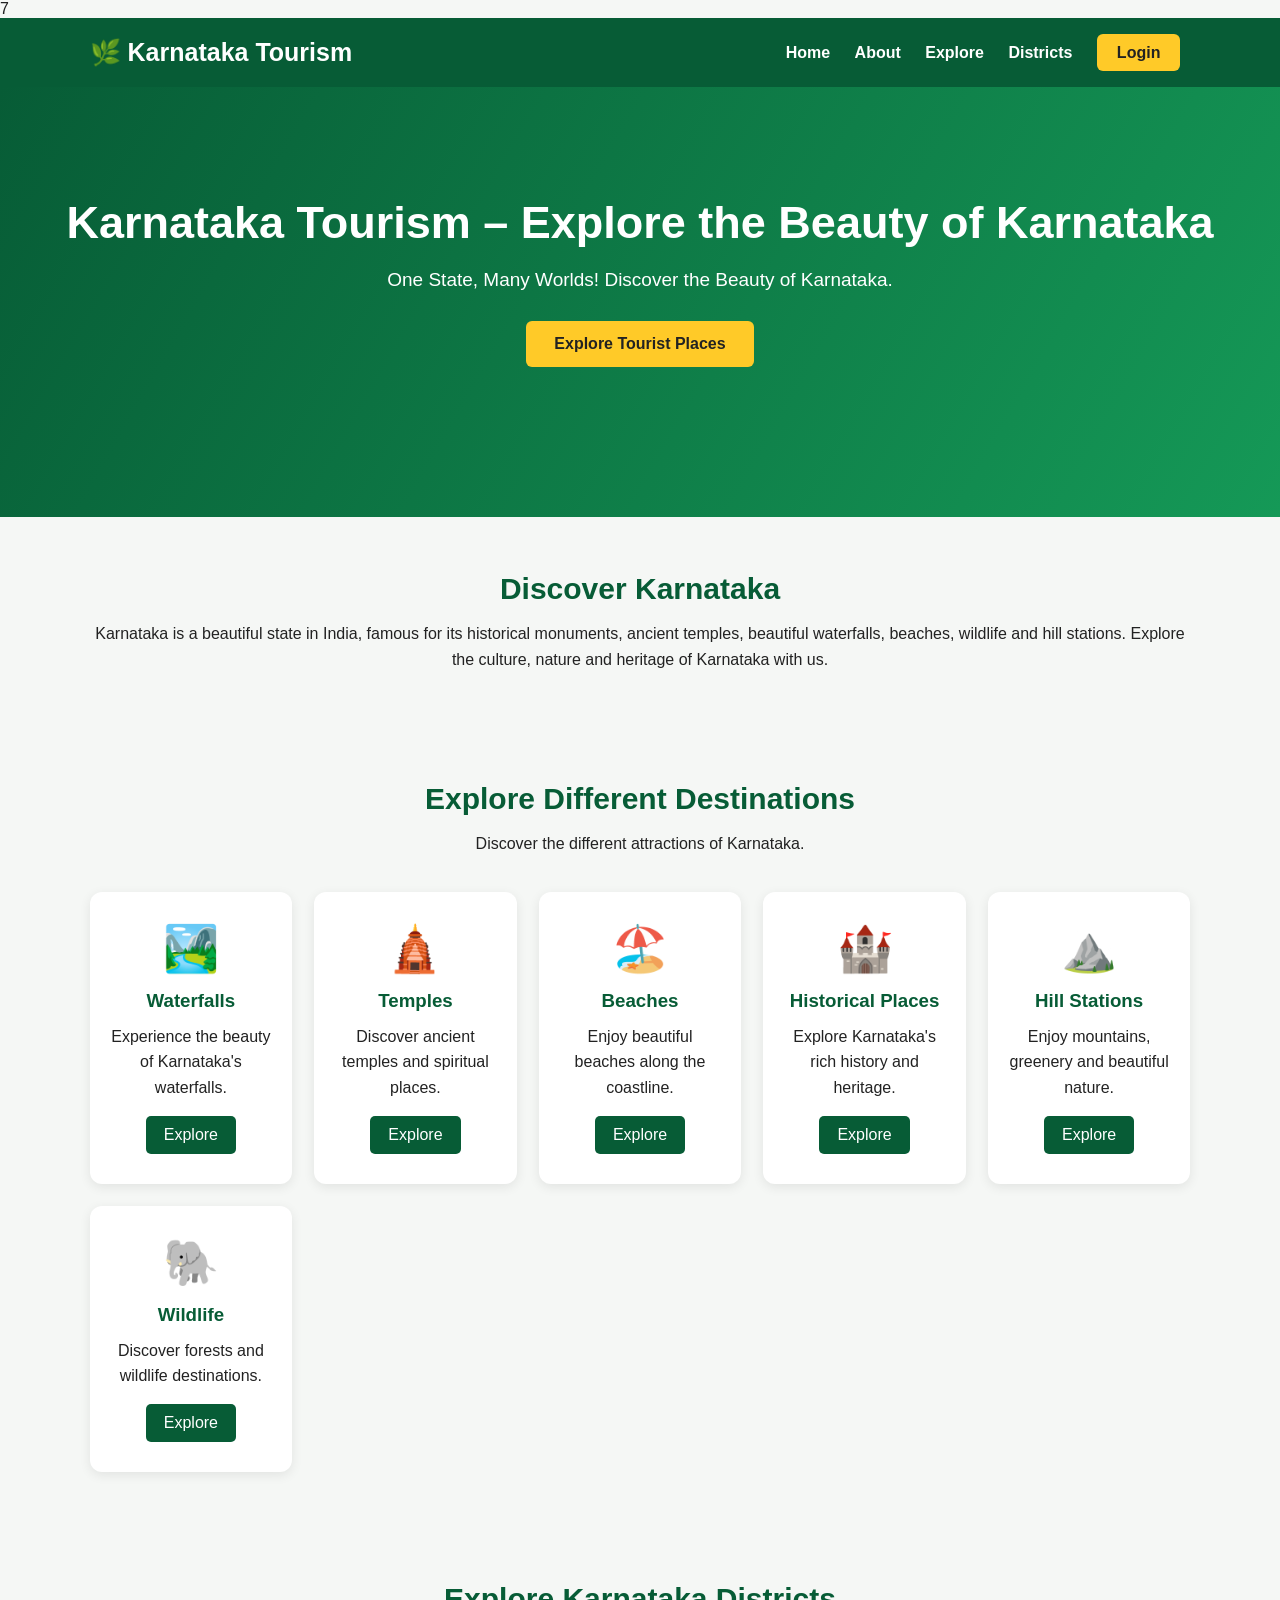
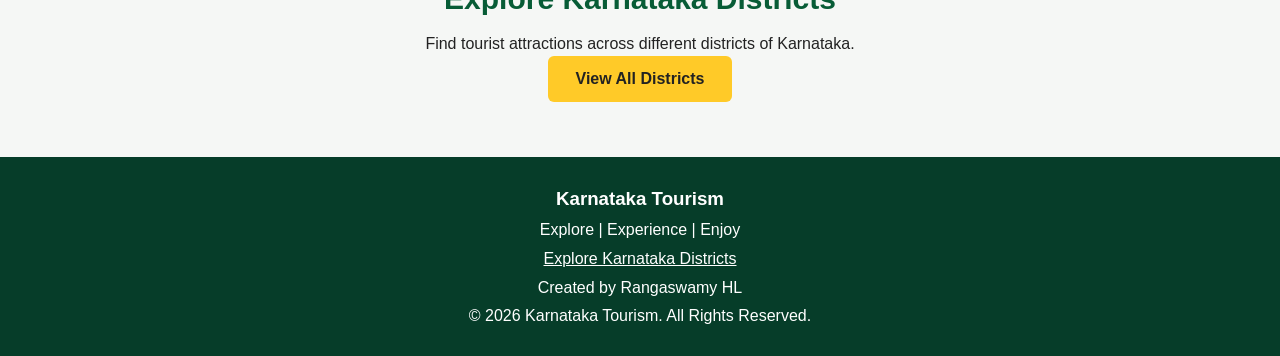
<file: index.html>
7
<!DOCTYPE html>
<html lang="en">

<head>
    <meta charset="UTF-8">
    <meta name="viewport" content="width=device-width, initial-scale=1.0">

    <title>Karnataka Tourism | Explore Karnataka</title>

    <meta name="description"
    content="Discover Karnataka tourism, beautiful waterfalls, temples, beaches, hill stations and historical places.">

    <meta name="keywords"
    content="Karnataka Tourism, Karnataka Tourist Places, Karnataka Travel, Mysore, Hassan">

    <link rel="canonical" href="https://ranga917.github.io/refactored-octo-funicular/">

<meta property="og:title" content="Karnataka Tourism | Explore Karnataka">

<meta property="og:description"
content="Explore Karnataka's beautiful waterfalls, temples, beaches, hill stations and historical places.">

<meta property="og:url"
content="https://ranga917.github.io/refactored-octo-funicular/">

<meta property="og:type" content="website">

<meta property="og:image"
content="https://ranga917.github.io/refactored-octo-funicular/Hasanaba_Devi.jpg">

    <style>
        * {
            margin: 0;
            padding: 0;
            box-sizing: border-box;
        }

        body {
            font-family: Arial, sans-serif;
            background: #f5f7f5;
            color: #222;
        }

        header {
            background: #075c36;
            color: white;
            padding: 20px 7%;
            display: flex;
            justify-content: space-between;
            align-items: center;
            flex-wrap: wrap;
        }

        header h2 {
            font-size: 25px;
        }

        nav a {
            color: white;
            text-decoration: none;
            margin: 10px;
            font-weight: bold;
        }

        .login-btn {
            background: #ffca28;
            color: #222;
            padding: 10px 20px;
            border-radius: 6px;
        }

        .hero {
            min-height: 430px;
            background: linear-gradient(
                120deg,
                #075c36,
                #159957
            );
            color: white;
            text-align: center;
            padding: 110px 20px;
        }

        .hero h1 {
            font-size: 45px;
            margin-bottom: 20px;
        }

        .hero p {
            font-size: 19px;
            margin-bottom: 30px;
        }

        .explore-btn {
            display: inline-block;
            background: #ffca28;
            color: #222;
            padding: 14px 28px;
            text-decoration: none;
            border-radius: 6px;
            font-weight: bold;
        }

        .section {
            padding: 55px 7%;
            text-align: center;
        }

        .section h2 {
            color: #075c36;
            font-size: 30px;
            margin-bottom: 15px;
        }

        .section p {
            line-height: 1.6;
        }

        .cards {
            display: grid;
            grid-template-columns: repeat(
                auto-fit,
                minmax(200px, 1fr)
            );
            gap: 22px;
            margin-top: 35px;
        }

        .card {
            background: white;
            padding: 30px 20px;
            border-radius: 12px;
            box-shadow: 0 3px 12px #00000015;
            transition: 0.3s;
        }

        .card:hover {
            transform: translateY(-7px);
        }

        .card .icon {
            font-size: 45px;
            margin-bottom: 15px;
        }

        .card h3 {
            color: #075c36;
            margin-bottom: 12px;
        }

        .district-btn {
            display: inline-block;
            margin-top: 15px;
            padding: 10px 18px;
            background: #075c36;
            color: white;
            text-decoration: none;
            border-radius: 5px;
        }

        footer {
            background: #063d29;
            color: white;
            text-align: center;
            padding: 25px;
            line-height: 1.8;
        }

        @media(max-width: 600px) {

            header {
                flex-direction: column;
                gap: 15px;
            }

            nav {
                text-align: center;
            }

            nav a {
                display: inline-block;
                margin: 7px;
            }

            .hero h1 {
                font-size: 32px;
            }

            .hero {
                padding: 80px 15px;
            }
        }

    </style>
</head>

<body>

    <header>

        <h2>🌿 Karnataka Tourism</h2>

        <nav>
            <a href="index.html">Home</a>
            <a href="#about">About</a>
            <a href="#places">Explore</a>
            <a href="districts.html">Districts</a>
            <a href="login.html" class="login-btn">Login</a>
        </nav>

    </header>


    <section class="hero">

        <h1>Karnataka Tourism – Explore the Beauty of Karnataka</h1>

        <p>
            One State, Many Worlds!
            Discover the Beauty of Karnataka.
        </p>

        <a href="districts.html" class="explore-btn">
            Explore Tourist Places
        </a>

    </section>


    <section class="section" id="about">

        <h2>Discover Karnataka</h2>

        <p>
            Karnataka is a beautiful state in India,
            famous for its historical monuments,
            ancient temples, beautiful waterfalls,
            beaches, wildlife and hill stations.

            Explore the culture, nature and heritage
            of Karnataka with us.
        </p>

    </section>


    <section class="section" id="places">

        <h2>Explore Different Destinations</h2>

        <p>Discover the different attractions of Karnataka.</p>

        <div class="cards">

            <div class="card">
                <div class="icon">🏞️</div>
                <h3>Waterfalls</h3>
                <p>Experience the beauty of Karnataka's waterfalls.</p>
                <a href="districts.html" class="district-btn">Explore</a>
            </div>

            <div class="card">
                <div class="icon">🛕</div>
                <h3>Temples</h3>
                <p>Discover ancient temples and spiritual places.</p>
                <a href="districts.html" class="district-btn">Explore</a>
            </div>

            <div class="card">
                <div class="icon">🏖️</div>
                <h3>Beaches</h3>
                <p>Enjoy beautiful beaches along the coastline.</p>
                <a href="districts.html" class="district-btn">Explore</a>
            </div>

            <div class="card">
                <div class="icon">🏰</div>
                <h3>Historical Places</h3>
                <p>Explore Karnataka's rich history and heritage.</p>
                <a href="districts.html" class="district-btn">Explore</a>
            </div>

            <div class="card">
                <div class="icon">⛰️</div>
                <h3>Hill Stations</h3>
                <p>Enjoy mountains, greenery and beautiful nature.</p>
                <a href="districts.html" class="district-btn">Explore</a>
            </div>

            <div class="card">
                <div class="icon">🐘</div>
                <h3>Wildlife</h3>
                <p>Discover forests and wildlife destinations.</p>
                <a href="districts.html" class="district-btn">Explore</a>
            </div>

        </div>

    </section>


    <section class="section">

        <h2>Explore Karnataka Districts</h2>

        <p>
            Find tourist attractions across
            different districts of Karnataka.
        </p>

        <a href="districts.html" class="explore-btn">
            View All Districts
        </a>

    </section>


    <footer>

        <h3>Karnataka Tourism</h3>

        <p>Explore
             | Experience | Enjoy</p>
        <p>
    <a href="districts.html" style="color:white;">
        Explore Karnataka Districts
    </a>
        </p>

<p>Created by Rangaswamy HL</p>

<p>© 2026 Karnataka Tourism. All Rights Reserved.</p>

</footer>

</body>
</html>
</file>
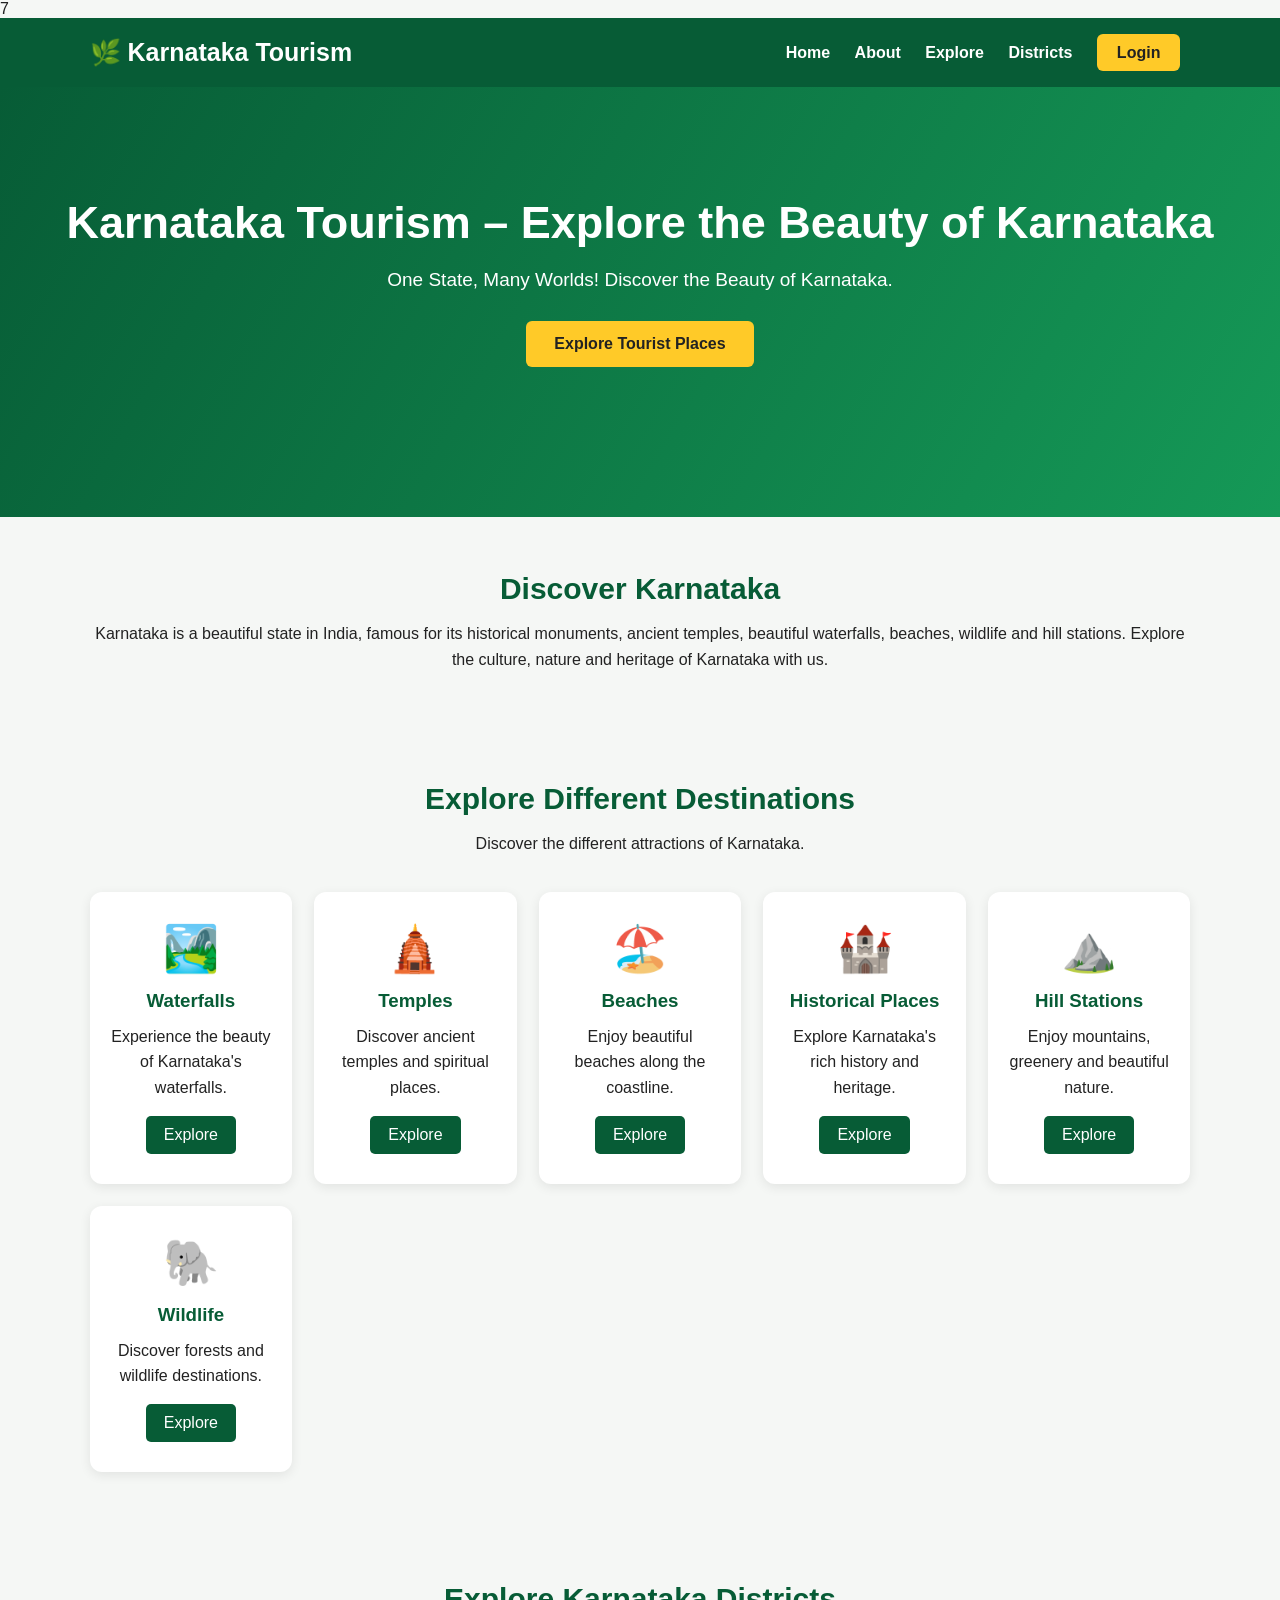
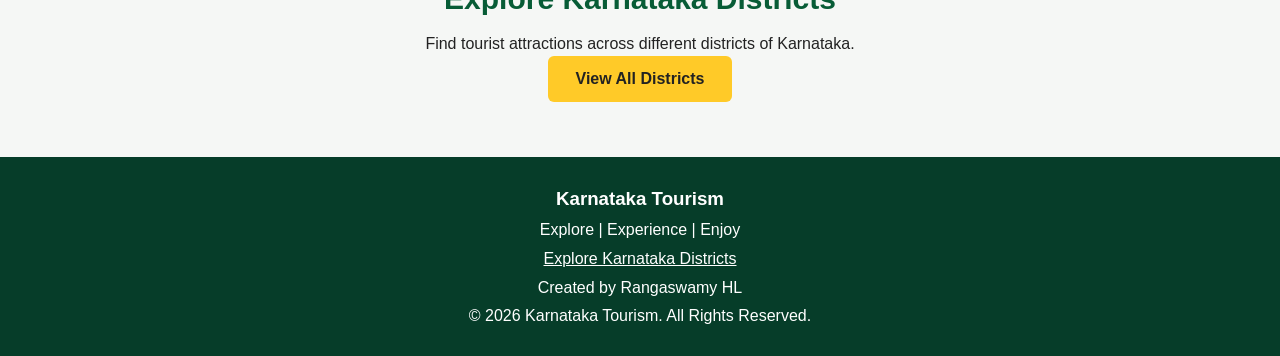
<file: districts.html>
<!DOCTYPE html>
<html>
<head>
    <meta charset="UTF-8">
    <meta name="viewport" content="width=device-width, initial-scale=1.0"><title>Karnataka Districts – Explore All Districts</title>

<meta name="description"
content="Explore Karnataka districts, their famous tourist places, culture, temples, waterfalls and historical attractions.">

<meta name="keywords"
content="Karnataka Districts, Karnataka District List, Hassan, Mysuru, Bengaluru, Karnataka Tourism">

<meta name="robots" content="index, follow">

<link rel="canonical"
href="https://ranga917.github.io/refactored-octo-funicular/districts.html">
    <link rel="stylesheet" href="./style.css?v=2">
    <style>
body {
    background-color: lightblue !important;
}
h1 {
    color: darkblue !important;
}
    </style>

</head>

<body>

    <h1>Karnataka District Selection</h1>

    <h3>Select Your District</h3>

    <select id="district">
        <option value="">Select District</option>
        <option value="Hassan">Hassan</option>
        <option value="Mysuru">Mysuru</option>
        <option value="Bengaluru">Bengaluru</option>
        <option value="Mandya">Mandya</option>
        <option value="Tumakuru">Tumakuru</option>
    </select>

    <p id="selection"></p>
    <p id="result"></p>

    <script>
        if (!sessionStorage.getItem("username")) {
            window.location.href = "index.html";
        }
    </script>

    <script src="district.js"></script>

</body>
</html>
</file>
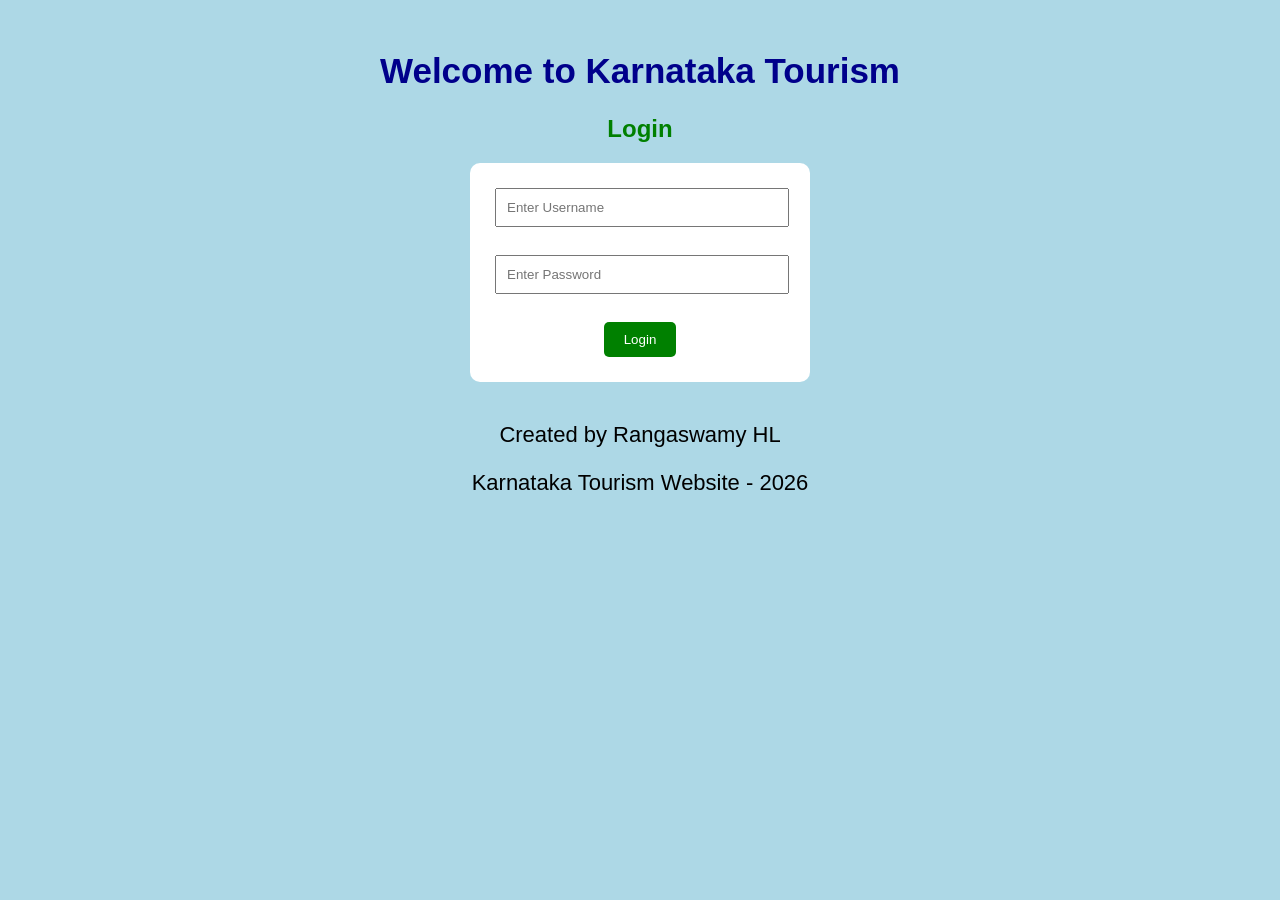
<file: login.html>
<!DOCTYPE html>
<html>
<head>
<head>
    <meta charset="UTF-8">

    <meta name="viewport" content="width=device-width, initial-scale=1.0">

    <title>Karnataka Tourism | Explore Tourist Places</title>

    <meta name="description" content="Explore Karnataka's beautiful tourist places, waterfalls, temples, beaches and historical destinations.">

    <meta name="keywords" content="Karnataka Tourism, Karnataka Tourist Places, Hassan Tourism, Mysore Tourism">

    <meta name="robots" content="index, follow">

    <link rel="stylesheet" href="style.css">
</head>

<body>

    <h1>Welcome to Karnataka Tourism</h1>

    <h2>Login</h2>

    <form onsubmit="login(event)">

        <input type="text"
               id="username"
               placeholder="Enter Username"
               required>

        <br><br>

        <input type="password"
               id="password"
               placeholder="Enter Password"
               required>

        <br><br>

        <button type="submit">Login</button>

    </form>

    <p id="message"></p>

    <footer>
        <p>Created by Rangaswamy HL</p>
        <p>Karnataka Tourism Website - 2026</p>
    </footer>

    <script>
        function login(event) {

            event.preventDefault();

            let username = document.getElementById("username").value;
            let password = document.getElementById("password").value;

            sessionStorage.setItem("username", username);

            window.location.href = "districts.html";
        }
    </script>

</body>
</html>
</file>
<file: style.css>
body {
    background-color: lightblue;
    text-align: center;
    font-family: Arial;
    padding-top: 100px;
}

h1 {
    color: darkblue;
    font-size: 35px;
}

p {
    color: black;
    font-size: 22px;
}

h2 {
    color: green;
}
body {
    font-family: Arial;
    background-color: lightblue;
    text-align: center;
    padding: 20px;
}

form {
    background-color: white;
    padding: 20px;
    border-radius: 10px;
    max-width: 300px;
    margin: auto;
}

input, select {
    width: 90%;
    padding: 10px;
    margin: 5px;
}

button {
    background-color: green;
    color: white;
    padding: 10px 20px;
    border: none;
    border-radius: 5px;
    margin: 5px;
}
button:disabled {
    background-color: gray;
}
#result {
    color: green;
    font-size: 20px;
    font-weight: bold;
    margin-top: 20px;
}
footer {
    margin-top: 40px;
    color: navy;
    font-size: 16px;
    text-align: center;
}
#district {
    width: 90%;
    padding: 12px;
    margin: 10px auto;
    display: block;
    border-radius: 5px;
}

#result {
    text-align: center;
    margin-top: 20px;
}

#result p {
    background-color: white;
    padding: 12px;
    margin: 8px auto;
    width: 80%;
    max-width: 300px;
    border-radius: 8px;
    box-shadow: 0 2px 5px gray;
}

h1, h3 {
    text-align: center;
}
</file>
